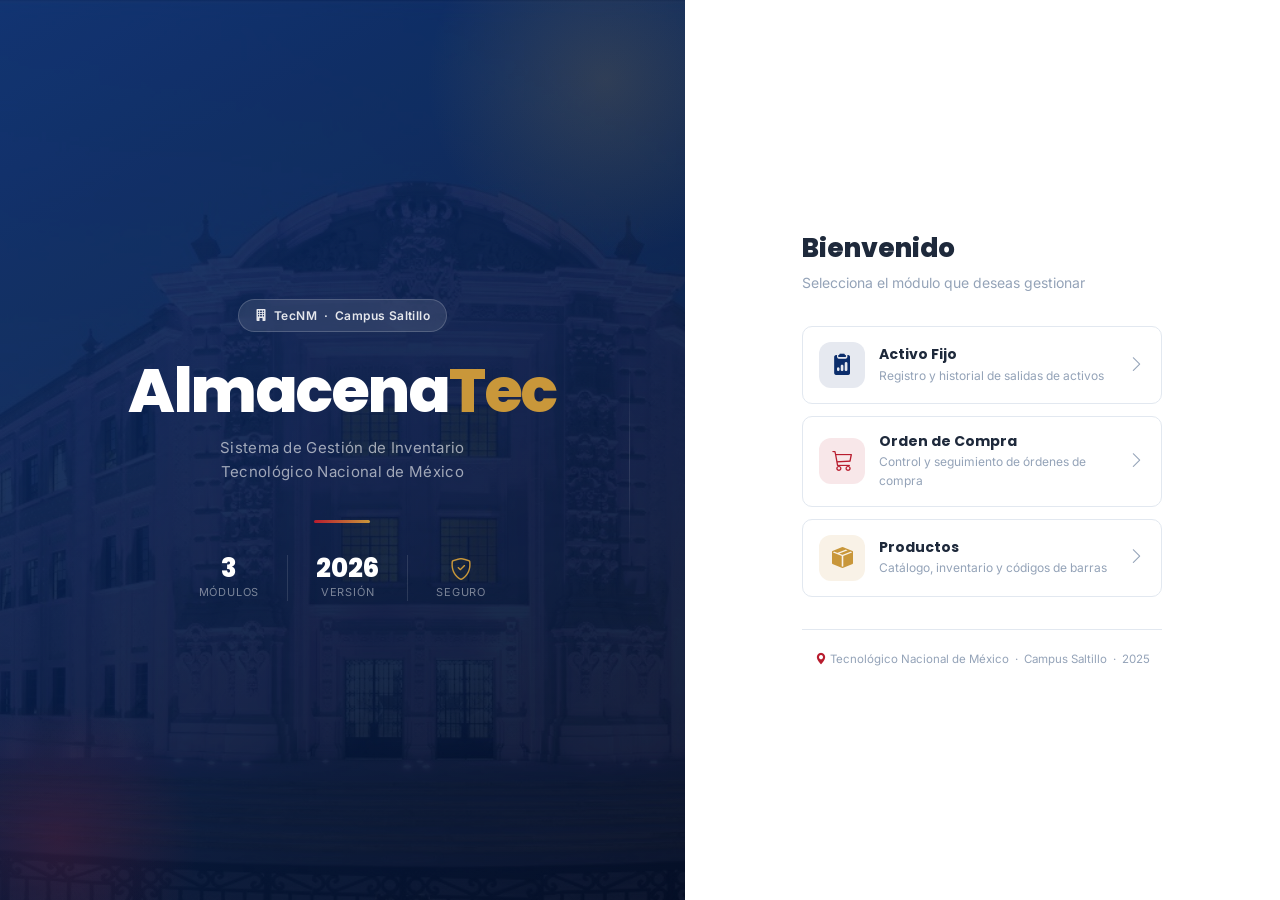
<file: home/index.html>
<!DOCTYPE html>
<html lang="es">
<head>
  <meta charset="UTF-8">
  <meta name="viewport" content="width=device-width, initial-scale=1.0">
  <title>AlmacenaTec — TecNM Campus Saltillo</title>
  <!-- Google Fonts -->
  <link rel="preconnect" href="https://fonts.googleapis.com">
  <link rel="preconnect" href="https://fonts.gstatic.com" crossorigin>
  <link href="https://fonts.googleapis.com/css2?family=Inter:wght@300;400;500;600&family=Poppins:wght@600;700;800&display=swap" rel="stylesheet">
  <!-- Bootstrap Icons -->
  <link rel="stylesheet" href="https://cdn.jsdelivr.net/npm/bootstrap-icons@1.11.3/font/bootstrap-icons.min.css">
  <!-- CSS -->
  <link rel="stylesheet" href="../css/style.css">
</head>
<body class="home-page">

  <div class="home-wrapper">

    <!-- ── Panel izquierdo: Hero institucional ── -->
    <div class="home-hero">
      <div class="home-hero-bg"></div>
      <div class="hero-deco-1"></div>
      <div class="hero-deco-2"></div>
      <div class="hero-deco-3"></div>

      <div class="hero-content">
        <div class="inst-pill">
          <i class="bi bi-building-fill"></i>
          TecNM &nbsp;·&nbsp; Campus Saltillo
        </div>

        <h1 class="hero-title">
          Almacena<span class="accent">Tec</span>
        </h1>

        <p class="hero-subtitle">
          Sistema de Gestión de Inventario<br>
          Tecnológico Nacional de México
        </p>

        <div class="hero-divider"></div>

        <div class="hero-stats">
          <div class="hero-stat">
            <div class="hero-stat-num">3</div>
            <div class="hero-stat-lbl">Módulos</div>
          </div>
          <div class="hero-stat" style="border-left: 1px solid rgba(255,255,255,.12); padding-left: 28px;">
            <div class="hero-stat-num">2026</div>
            <div class="hero-stat-lbl">Versión</div>
          </div>
          <div class="hero-stat" style="border-left: 1px solid rgba(255,255,255,.12); padding-left: 28px;">
            <div class="hero-stat-num"><i class="bi bi-shield-check" style="font-size:22px; color: var(--c-gold)"></i></div>
            <div class="hero-stat-lbl">Seguro</div>
          </div>
        </div>
      </div>
    </div>

    <!-- ── Panel derecho: Selección de módulos ── -->
    <div class="home-panel">
      <div class="home-panel-inner">

        <h2>Bienvenido</h2>
        <p class="home-panel-intro">Selecciona el módulo que deseas gestionar</p>

        <div class="module-cards">

          <a href="../activo_fijo/main_activF.html" class="module-card">
            <div class="module-icon blue">
              <i class="bi bi-clipboard2-data-fill"></i>
            </div>
            <div class="module-info">
              <h3>Activo Fijo</h3>
              <p>Registro y historial de salidas de activos</p>
            </div>
            <div class="module-arrow">
              <i class="bi bi-chevron-right"></i>
            </div>
          </a>

          <a href="../orden_compra/main_ordenC.html" class="module-card">
            <div class="module-icon red">
              <i class="bi bi-cart3"></i>
            </div>
            <div class="module-info">
              <h3>Orden de Compra</h3>
              <p>Control y seguimiento de órdenes de compra</p>
            </div>
            <div class="module-arrow">
              <i class="bi bi-chevron-right"></i>
            </div>
          </a>

          <a href="../productos/main_productos.html" class="module-card">
            <div class="module-icon gold">
              <i class="bi bi-box-seam-fill"></i>
            </div>
            <div class="module-info">
              <h3>Productos</h3>
              <p>Catálogo, inventario y códigos de barras</p>
            </div>
            <div class="module-arrow">
              <i class="bi bi-chevron-right"></i>
            </div>
          </a>

        </div>

        <div class="home-footer">
          <i class="bi bi-geo-alt-fill" style="color: var(--c-accent)"></i>
          Tecnológico Nacional de México &nbsp;·&nbsp; Campus Saltillo &nbsp;·&nbsp; 2025
        </div>

      </div>
    </div>

  </div>

</body>
</html>
</file>
<file: css/style.css>
/* ============================================================
   ALMACENATEC — Sistema de Gestión de Inventario
   TecNM Campus Saltillo · 2025
   ============================================================ */

/* --- Variables de diseño (tokens) --- */
:root {
  /* Paleta institucional TecNM */
  --c-primary:       #0B2D6B;   /* azul marino profundo */
  --c-primary-dk:    #071d46;   /* azul más oscuro */
  --c-primary-lt:    #1a4a9e;   /* azul medio */
  --c-accent:        #B81C2E;   /* rojo institucional */
  --c-accent-lt:     #e63040;
  --c-gold:          #c9973a;   /* dorado suave */

  /* Superficies */
  --c-bg:            #F0F4F9;
  --c-card:          #FFFFFF;
  --c-border:        #E2E8F0;
  --c-border-dark:   #CBD5E1;

  /* Texto */
  --c-text:          #1E293B;
  --c-text-md:       #475569;
  --c-text-muted:    #94A3B8;

  /* Estados */
  --c-success:       #16a34a;
  --c-warning:       #d97706;
  --c-danger:        var(--c-accent);
  --c-info:          var(--c-primary-lt);

  /* Layout */
  --sidebar-w:       256px;
  --topbar-h:        62px;

  /* Estilo */
  --radius-sm:       6px;
  --radius:          10px;
  --radius-lg:       16px;
  --radius-xl:       22px;
  --shadow:          0 1px 3px rgba(0,0,0,.07), 0 4px 14px rgba(0,0,0,.05);
  --shadow-md:       0 4px 16px rgba(0,0,0,.10);
  --shadow-lg:       0 8px 32px rgba(0,0,0,.14);

  /* Tipografía */
  --font-body:       'Inter', -apple-system, BlinkMacSystemFont, 'Segoe UI', sans-serif;
  --font-brand:      'Poppins', 'Segoe UI', sans-serif;
}

/* --- Reset base --- */
*, *::before, *::after {
  box-sizing: border-box;
  margin: 0;
  padding: 0;
}

body {
  font-family: var(--font-body);
  background: var(--c-bg);
  color: var(--c-text);
  font-size: 14px;
  line-height: 1.6;
  -webkit-font-smoothing: antialiased;
}

a { text-decoration: none; color: inherit; }

h1, h2, h3, h4, h5, h6 {
  font-family: var(--font-brand);
  font-weight: 700;
  line-height: 1.3;
  color: var(--c-text);
}

/* ============================================================
   APP LAYOUT — sidebar + main wrapper
   ============================================================ */
.app-layout {
  display: flex;
  min-height: 100vh;
}

/* ============================================================
   SIDEBAR
   ============================================================ */
.sidebar {
  width: var(--sidebar-w);
  background: linear-gradient(170deg, var(--c-primary) 0%, var(--c-primary-dk) 100%);
  display: flex;
  flex-direction: column;
  position: fixed;
  top: 0; left: 0;
  height: 100vh;
  z-index: 200;
  transition: transform .3s cubic-bezier(.4,0,.2,1), width .3s;
  box-shadow: 3px 0 16px rgba(7,29,70,.25);
  overflow: hidden;
}

.sidebar.collapsed {
  width: 0;
  transform: translateX(-100%);
}

/* Encabezado del sidebar */
.sidebar-header {
  padding: 20px 18px 16px;
  border-bottom: 1px solid rgba(255,255,255,.08);
  flex-shrink: 0;
}

.sidebar-logo {
  display: flex;
  align-items: center;
  gap: 10px;
  white-space: nowrap;
}

.logo-mark {
  width: 40px; height: 40px;
  border-radius: 11px;
  background: var(--c-accent);
  display: flex; align-items: center; justify-content: center;
  font-family: var(--font-brand);
  font-weight: 800; font-size: 14px; color: #fff;
  flex-shrink: 0;
  box-shadow: 0 3px 10px rgba(184,28,46,.45);
  letter-spacing: -.5px;
}

.logo-text { display: flex; flex-direction: column; }

.logo-name {
  font-family: var(--font-brand);
  font-weight: 700; font-size: 15px;
  color: #fff; letter-spacing: .2px;
}

.logo-sub {
  font-size: 10px; font-weight: 500;
  color: rgba(255,255,255,.45);
  letter-spacing: .8px;
  text-transform: uppercase;
}

/* Navegación */
.sidebar-nav {
  flex: 1;
  padding: 10px 8px;
  overflow-y: auto;
}

.sidebar-nav::-webkit-scrollbar { width: 4px; }
.sidebar-nav::-webkit-scrollbar-thumb {
  background: rgba(255,255,255,.15); border-radius: 2px;
}

.nav-section {
  font-size: 9.5px; font-weight: 700;
  color: rgba(255,255,255,.3);
  letter-spacing: 1.4px;
  text-transform: uppercase;
  padding: 14px 10px 5px;
  white-space: nowrap;
}

.sidebar-link {
  display: flex;
  align-items: center;
  gap: 10px;
  padding: 10px 12px;
  border-radius: var(--radius-sm);
  color: rgba(255,255,255,.68);
  font-size: 13.5px; font-weight: 500;
  transition: all .18s;
  margin-bottom: 2px;
  white-space: nowrap;
  cursor: pointer;
}

.sidebar-link i {
  font-size: 17px;
  flex-shrink: 0; width: 20px;
  text-align: center;
}

.sidebar-link:hover {
  background: rgba(255,255,255,.10);
  color: #fff;
}

.sidebar-link.active {
  background: rgba(255,255,255,.13);
  color: #fff; font-weight: 600;
  border-left: 3px solid var(--c-gold);
  padding-left: 9px;
}

.sidebar-link.active i { color: var(--c-gold); }

/* Pie del sidebar */
.sidebar-footer {
  padding: 14px 18px;
  border-top: 1px solid rgba(255,255,255,.07);
  font-size: 10.5px;
  color: rgba(255,255,255,.28);
  white-space: nowrap;
  flex-shrink: 0;
}

/* ============================================================
   MAIN WRAPPER
   ============================================================ */
.main-wrapper {
  flex: 1;
  margin-left: var(--sidebar-w);
  display: flex;
  flex-direction: column;
  min-height: 100vh;
  transition: margin-left .3s cubic-bezier(.4,0,.2,1);
}

.main-wrapper.sidebar-hidden {
  margin-left: 0;
}

/* Overlay para móvil */
.sidebar-overlay {
  display: none;
  position: fixed; inset: 0;
  background: rgba(0,0,0,.45);
  z-index: 199;
  backdrop-filter: blur(2px);
}

/* ============================================================
   TOPBAR
   ============================================================ */
.topbar {
  height: var(--topbar-h);
  background: var(--c-card);
  border-bottom: 1px solid var(--c-border);
  display: flex; align-items: center;
  padding: 0 24px; gap: 16px;
  position: sticky; top: 0; z-index: 100;
  box-shadow: 0 1px 6px rgba(0,0,0,.05);
}

.topbar-toggle {
  background: none; border: none;
  cursor: pointer;
  color: var(--c-text-md);
  padding: 6px; border-radius: var(--radius-sm);
  display: flex; align-items: center;
  transition: all .2s; flex-shrink: 0;
}

.topbar-toggle:hover {
  background: var(--c-bg); color: var(--c-text);
}

.topbar-info { flex: 1; min-width: 0; }

.topbar-info h1 {
  font-size: 17px; font-weight: 700;
  color: var(--c-text);
  font-family: var(--font-brand);
  white-space: nowrap; overflow: hidden; text-overflow: ellipsis;
}

.topbar-breadcrumb {
  font-size: 11.5px; color: var(--c-text-muted);
  margin-top: 1px;
}

.topbar-breadcrumb a {
  color: var(--c-primary-lt);
  transition: color .15s;
}
.topbar-breadcrumb a:hover { color: var(--c-primary); }

.topbar-badge {
  background: linear-gradient(135deg, var(--c-primary), var(--c-primary-lt));
  color: #fff;
  font-size: 11px; font-weight: 600;
  padding: 5px 13px; border-radius: 20px;
  letter-spacing: .3px; white-space: nowrap;
  flex-shrink: 0;
}

/* ============================================================
   CONTENT AREA
   ============================================================ */
.content {
  padding: 24px;
  flex: 1;
}

/* ============================================================
   PAGE HEADER
   ============================================================ */
.page-header {
  display: flex; align-items: center;
  justify-content: space-between;
  margin-bottom: 20px;
  flex-wrap: wrap; gap: 12px;
}

.page-header h2 {
  font-size: 19px; font-weight: 700;
  color: var(--c-text);
}

/* ============================================================
   CARD PANEL
   ============================================================ */
.card-panel {
  background: var(--c-card);
  border-radius: var(--radius-lg);
  box-shadow: var(--shadow);
  border: 1px solid var(--c-border);
  overflow: hidden;
}

.card-panel-header {
  padding: 16px 22px;
  border-bottom: 1px solid var(--c-border);
  display: flex; align-items: center;
  justify-content: space-between;
  flex-wrap: wrap; gap: 12px;
  background: #fafbfc;
}

.card-panel-header h3 {
  font-size: 14px; font-weight: 700;
  color: var(--c-text);
}

.card-panel-body { padding: 20px 22px; }

/* ============================================================
   TABLE
   ============================================================ */
.table-wrap { overflow-x: auto; }

/* Override Bootstrap table header */
.table thead,
.table thead tr {
  background: var(--c-primary) !important;
}

.table thead th {
  color: #fff !important;
  font-weight: 600 !important;
  font-size: 11.5px !important;
  text-transform: uppercase !important;
  letter-spacing: .5px !important;
  padding: 13px 14px !important;
  border: none !important;
  white-space: nowrap;
}

.table tbody td {
  padding: 11px 14px;
  vertical-align: middle;
  color: var(--c-text);
  border-color: var(--c-border) !important;
}

.table tbody tr { transition: background .12s; }
.table tbody tr:hover { background: #f5f8ff !important; }

/* ============================================================
   BUTTONS (custom — no conflicto con Bootstrap)
   ============================================================ */
.btn-primary-brand {
  background: var(--c-primary);
  color: #fff !important;
  border: none;
  padding: 9px 18px;
  border-radius: var(--radius-sm);
  font-size: 13.5px; font-weight: 600;
  font-family: var(--font-brand);
  cursor: pointer; display: inline-flex;
  align-items: center; gap: 6px;
  transition: all .2s; letter-spacing: .2px;
  text-decoration: none;
}
.btn-primary-brand:hover {
  background: var(--c-primary-dk);
  color: #fff;
  transform: translateY(-1px);
  box-shadow: 0 4px 14px rgba(11,45,107,.35);
}

.btn-accent-brand {
  background: var(--c-accent);
  color: #fff !important;
  border: none;
  padding: 9px 18px;
  border-radius: var(--radius-sm);
  font-size: 13.5px; font-weight: 600;
  font-family: var(--font-brand);
  cursor: pointer; display: inline-flex;
  align-items: center; gap: 6px;
  transition: all .2s;
  text-decoration: none;
}
.btn-accent-brand:hover {
  background: #9a1525; color: #fff;
}

.btn-outline-brand {
  background: transparent;
  color: var(--c-primary) !important;
  border: 1.5px solid var(--c-primary);
  padding: 8px 18px;
  border-radius: var(--radius-sm);
  font-size: 13.5px; font-weight: 600;
  font-family: var(--font-brand);
  cursor: pointer; display: inline-flex;
  align-items: center; gap: 6px;
  transition: all .2s;
  text-decoration: none;
}
.btn-outline-brand:hover {
  background: var(--c-primary); color: #fff !important;
}

/* Botones pequeños para tablas */
.btn-tbl-view {
  background: rgba(11,45,107,.08);
  color: var(--c-primary) !important;
  border: none; padding: 4px 10px;
  border-radius: 5px; font-size: 12px; font-weight: 600;
  cursor: pointer; display: inline-flex; align-items: center; gap: 4px;
  transition: all .18s; white-space: nowrap;
}
.btn-tbl-view:hover { background: var(--c-primary); color: #fff !important; }

.btn-tbl-danger {
  background: rgba(184,28,46,.08);
  color: var(--c-accent) !important;
  border: none; padding: 4px 10px;
  border-radius: 5px; font-size: 12px; font-weight: 600;
  cursor: pointer; display: inline-flex; align-items: center; gap: 4px;
  transition: all .18s; white-space: nowrap;
}
.btn-tbl-danger:hover { background: var(--c-accent); color: #fff !important; }

.btn-tbl-neutral {
  background: rgba(100,116,139,.1);
  color: var(--c-text-md) !important;
  border: none; padding: 4px 10px;
  border-radius: 5px; font-size: 12px; font-weight: 600;
  cursor: pointer; display: inline-flex; align-items: center; gap: 4px;
  transition: all .18s; white-space: nowrap;
}
.btn-tbl-neutral:hover { background: var(--c-text-md); color: #fff !important; }

.btn-tbl-success {
  background: rgba(22,163,74,.08);
  color: var(--c-success) !important;
  border: none; padding: 4px 10px;
  border-radius: 5px; font-size: 12px; font-weight: 600;
  cursor: pointer; display: inline-flex; align-items: center; gap: 4px;
  transition: all .18s; white-space: nowrap;
}
.btn-tbl-success:hover { background: var(--c-success); color: #fff !important; }

/* ============================================================
   SEARCH / FILTER BAR
   ============================================================ */
.search-wrap {
  position: relative; display: inline-flex; align-items: center;
}
.search-wrap i {
  position: absolute; left: 10px;
  color: var(--c-text-muted); font-size: 15px;
  pointer-events: none;
}
.search-wrap .form-control { padding-left: 34px; }

/* ============================================================
   FORM CONTROLS (override Bootstrap)
   ============================================================ */
.form-control, .form-select {
  border: 1.5px solid var(--c-border) !important;
  border-radius: var(--radius-sm) !important;
  padding: 8px 12px !important;
  font-size: 13.5px !important;
  font-family: var(--font-body) !important;
  color: var(--c-text) !important;
  background: #fff !important;
  transition: border-color .2s, box-shadow .2s !important;
  width: 100%; box-sizing: border-box;
}

.form-control:focus, .form-select:focus {
  border-color: var(--c-primary-lt) !important;
  box-shadow: 0 0 0 3px rgba(26,74,158,.12) !important;
  outline: none !important;
}

/* ============================================================
   BADGES
   ============================================================ */
.badge-active {
  display: inline-flex; align-items: center; gap: 4px;
  background: rgba(22,163,74,.12); color: #15803d;
  padding: 3px 9px; border-radius: 20px;
  font-size: 11.5px; font-weight: 600;
}
.badge-inactive {
  display: inline-flex; align-items: center; gap: 4px;
  background: rgba(184,28,46,.1); color: var(--c-accent);
  padding: 3px 9px; border-radius: 20px;
  font-size: 11.5px; font-weight: 600;
}
.badge-pending {
  background: rgba(217,119,6,.12); color: #b45309;
  padding: 3px 9px; border-radius: 20px;
  font-size: 11.5px; font-weight: 600;
  display: inline-block;
}
.badge-received {
  background: rgba(22,163,74,.12); color: #15803d;
  padding: 3px 9px; border-radius: 20px;
  font-size: 11.5px; font-weight: 600;
  display: inline-block;
}

/* ============================================================
   MODAL (override Bootstrap)
   ============================================================ */
.modal-content {
  border-radius: var(--radius-lg) !important;
  border: none !important;
  box-shadow: var(--shadow-lg) !important;
}

.modal-header {
  background: var(--c-primary) !important;
  color: #fff !important;
  border-radius: var(--radius-lg) var(--radius-lg) 0 0 !important;
  padding: 16px 22px !important;
  border-bottom: none !important;
}

.modal-title {
  font-family: var(--font-brand) !important;
  font-size: 15px !important; font-weight: 700 !important;
  color: #fff !important;
}

.modal-header .btn-close { filter: invert(1) !important; }

.modal-footer {
  border-top: 1px solid var(--c-border) !important;
  padding: 14px 22px !important;
}

/* ============================================================
   SWITCH / TOGGLE
   ============================================================ */
.switch {
  position: relative; display: inline-block;
  width: 44px; height: 22px;
}
.switch input { opacity: 0; width: 0; height: 0; }

.slider {
  position: absolute; cursor: pointer; inset: 0;
  background-color: #CBD5E1;
  transition: .3s; border-radius: 22px;
}
.slider:before {
  position: absolute; content: "";
  height: 16px; width: 16px;
  left: 3px; bottom: 3px;
  background-color: #fff;
  transition: .3s; border-radius: 50%;
  box-shadow: 0 1px 4px rgba(0,0,0,.2);
}
input:checked + .slider { background-color: var(--c-primary-lt); }
input:checked + .slider:before { transform: translateX(22px); }

/* ============================================================
   ERROR DISPLAY
   ============================================================ */
.error {
  border: 2px solid var(--c-accent) !important;
  background-color: rgba(184,28,46,.05) !important;
}

/* ============================================================
   HOME PAGE — split layout
   ============================================================ */
body.home-page {
  background: var(--c-primary-dk);
}

.home-wrapper {
  min-height: 100vh;
  display: grid;
  grid-template-columns: 1.15fr 1fr;
}

/* Panel izquierdo: hero */
.home-hero {
  position: relative;
  overflow: hidden;
  background: linear-gradient(150deg, var(--c-primary) 0%, var(--c-primary-dk) 55%, #040f28 100%);
  display: flex; align-items: center; justify-content: center;
  padding: 56px 48px;
}

.home-hero-bg {
  position: absolute; inset: 0;
  background-image: url('../media/its_fondo.jpg_large');
  background-size: cover; background-position: center;
  opacity: .08;
}

/* Decoraciones geométricas */
.hero-deco-1 {
  position: absolute; top: -100px; right: -100px;
  width: 360px; height: 360px; border-radius: 50%;
  background: radial-gradient(circle, rgba(201,151,58,.18) 0%, transparent 70%);
}
.hero-deco-2 {
  position: absolute; bottom: -80px; left: -80px;
  width: 280px; height: 280px; border-radius: 50%;
  background: radial-gradient(circle, rgba(184,28,46,.2) 0%, transparent 70%);
}
.hero-deco-3 {
  position: absolute; top: 40%; right: 8%;
  width: 1px; height: 200px;
  background: linear-gradient(to bottom, transparent, rgba(255,255,255,.12), transparent);
}

.hero-content {
  position: relative; z-index: 1;
  text-align: center; color: #fff;
  max-width: 480px;
}

.inst-pill {
  display: inline-flex; align-items: center; gap: 7px;
  background: rgba(255,255,255,.10);
  border: 1px solid rgba(255,255,255,.18);
  backdrop-filter: blur(10px);
  border-radius: 30px; padding: 6px 16px;
  font-size: 12px; font-weight: 600;
  color: rgba(255,255,255,.88);
  letter-spacing: .4px; margin-bottom: 28px;
}

.hero-title {
  font-family: var(--font-brand);
  font-size: 62px; font-weight: 800;
  color: #fff; letter-spacing: -1.5px;
  line-height: 1; margin-bottom: 14px;
}

.hero-title .accent { color: var(--c-gold); }

.hero-subtitle {
  font-size: 15px; color: rgba(255,255,255,.6);
  font-weight: 400; letter-spacing: .3px;
  margin-bottom: 36px; line-height: 1.6;
}

.hero-divider {
  width: 56px; height: 3px;
  background: linear-gradient(90deg, var(--c-accent), var(--c-gold));
  border-radius: 2px; margin: 0 auto 32px;
}

.hero-stats {
  display: flex; justify-content: center; gap: 28px;
}

.hero-stat {
  text-align: center;
}
.hero-stat-num {
  font-family: var(--font-brand);
  font-size: 26px; font-weight: 800; color: #fff;
  line-height: 1;
}
.hero-stat-lbl {
  font-size: 11px; color: rgba(255,255,255,.45);
  text-transform: uppercase; letter-spacing: .8px; margin-top: 3px;
}

/* Panel derecho: selección de módulos */
.home-panel {
  display: flex; align-items: center; justify-content: center;
  padding: 56px 48px;
  background: var(--c-card);
}

.home-panel-inner { width: 100%; max-width: 360px; }

.home-panel-inner h2 {
  font-size: 26px; font-weight: 800; margin-bottom: 6px;
}
.home-panel-intro {
  font-size: 14px; color: var(--c-text-muted); margin-bottom: 32px;
}

.module-cards { display: flex; flex-direction: column; gap: 12px; }

.module-card {
  display: flex; align-items: center; gap: 14px;
  padding: 15px 16px;
  border: 1.5px solid var(--c-border);
  border-radius: var(--radius);
  color: var(--c-text); background: #fff;
  text-decoration: none;
  transition: all .2s cubic-bezier(.4,0,.2,1);
  cursor: pointer;
}

.module-card:hover {
  border-color: var(--c-primary-lt);
  background: #f5f8ff;
  transform: translateX(5px);
  box-shadow: var(--shadow);
  color: var(--c-text);
}

.module-icon {
  width: 46px; height: 46px; border-radius: 12px;
  display: flex; align-items: center; justify-content: center;
  font-size: 21px; flex-shrink: 0;
}
.module-icon.blue { background: rgba(11,45,107,.1); color: var(--c-primary); }
.module-icon.red  { background: rgba(184,28,46,.1);  color: var(--c-accent);  }
.module-icon.gold { background: rgba(201,151,58,.12); color: var(--c-gold);   }

.module-info { flex: 1; }
.module-info h3 { font-size: 14px; font-weight: 700; margin-bottom: 2px; }
.module-info p  { font-size: 12px; color: var(--c-text-muted); }

.module-arrow {
  color: var(--c-text-muted); font-size: 17px;
  transition: transform .2s, color .2s; flex-shrink: 0;
}
.module-card:hover .module-arrow { color: var(--c-primary); transform: translateX(3px); }

.home-footer {
  margin-top: 32px; padding-top: 20px;
  border-top: 1px solid var(--c-border);
  text-align: center;
  font-size: 11.5px; color: var(--c-text-muted);
}

/* ============================================================
   FORM SECTIONS (captura PHP pages — sin cambios funcionales)
   ============================================================ */
.form-section, .form-container {
  background: var(--c-card);
  padding: 28px 30px;
  border-radius: var(--radius-lg);
  box-shadow: var(--shadow);
  max-width: 900px;
  margin: 20px auto;
}

.form-label, label { font-weight: 500; font-size: 13.5px; color: var(--c-text-md); }

.select-rojo, .select-small {
  background-color: var(--c-primary);
  color: #fff; border: none;
  border-radius: var(--radius-sm);
  padding: 4px 8px; font-size: .9rem;
}

.date-selects { display: flex; gap: .5rem; align-items: center; }
.date-selects .form-select { flex: 1 1 0; min-width: 0; }

@media(min-width: 768px) {
  .date-selects { justify-content: flex-end; }
  .date-selects .select-small { flex: 0 0 78px; font-size: 1rem; }
}

.btn-row { text-align: center; margin-top: 20px; }

/* ============================================================
   RESPONSIVE
   ============================================================ */
@media (max-width: 1100px) {
  .sidebar {
    transform: translateX(-100%);
  }
  .sidebar.open {
    transform: translateX(0);
  }
  .sidebar-overlay.visible {
    display: block;
  }
  .main-wrapper {
    margin-left: 0 !important;
  }
}

@media (max-width: 768px) {
  .home-wrapper { grid-template-columns: 1fr; }
  .home-hero { min-height: 260px; padding: 36px 24px; }
  .hero-title { font-size: 44px; }
  .hero-stats { gap: 16px; }
  .home-panel { padding: 32px 24px; }
  .home-panel-inner { max-width: 100%; }
  .topbar { padding: 0 14px; }
  .content { padding: 14px; }
  .card-panel-header { padding: 12px 16px; }
  .page-header { gap: 8px; }
  .topbar-badge { display: none; }
}

@media (max-width: 480px) {
  .hero-title { font-size: 36px; }
  .home-hero { min-height: 200px; }
}

/* ============================================================
   ESTILOS UNIFICADOS PARA TABLAS - PALETA LOGIN
   ============================================================ */

/* ── Títulos de tablas ── */
.tabla-titulo {
    font-family: 'Poppins', sans-serif;
    font-size: 20px;
    font-weight: 700;
    color: #0B2D6B;
    margin-bottom: 16px;
    display: flex;
    align-items: center;
    gap: 10px;
    padding-bottom: 10px;
    border-bottom: 3px solid #c9973a;
}

.tabla-titulo i {
    color: #c9973a;
    font-size: 24px;
}

.tabla-titulo small {
    font-size: 13px;
    font-weight: 400;
    color: #475569;
    margin-left: 8px;
}

/* ── Tabla principal ── */
.table-almacenatec {
    width: 100%;
    border-collapse: collapse;
    font-size: 14px;
    background: #FFFFFF;
    border-radius: 10px;
    overflow: hidden;
    box-shadow: 0 1px 3px rgba(0,0,0,.07), 0 4px 14px rgba(0,0,0,.05);
}

.table-almacenatec thead {
    background: #0B2D6B;
    color: #FFFFFF;
}

.table-almacenatec thead th {
    padding: 12px 16px;
    text-align: left;
    font-weight: 600;
    font-size: 12px;
    text-transform: uppercase;
    letter-spacing: 0.5px;
    border-bottom: 3px solid #c9973a;
    white-space: nowrap;
}

.table-almacenatec thead th i {
    margin-right: 6px;
    color: #c9973a;
}

.table-almacenatec tbody td {
    padding: 10px 16px;
    border-bottom: 1px solid #E2E8F0;
    color: #1E293B;
    vertical-align: middle;
}

.table-almacenatec tbody tr:hover {
    background: #F0F4F9;
}

.table-almacenatec tbody tr:last-child td {
    border-bottom: none;
}

/* ── Badges de estatus ── */
.badge-almacenatec {
    display: inline-block;
    padding: 4px 12px;
    border-radius: 20px;
    font-size: 11px;
    font-weight: 600;
    text-transform: uppercase;
    letter-spacing: 0.3px;
}

.badge-almacenatec.activo {
    background: #d1fae5;
    color: #059669;
}

.badge-almacenatec.inactivo {
    background: #fee2e2;
    color: #dc2626;
}

.badge-almacenatec.pendiente {
    background: #fef3c7;
    color: #d97706;
}

.badge-almacenatec.entregado {
    background: #d1fae5;
    color: #059669;
}

.badge-almacenatec.pagado {
    background: #dbeafe;
    color: #0B2D6B;
}

.badge-almacenatec.autorizada {
    background: #dbeafe;
    color: #0B2D6B;
}

.badge-almacenatec.cancelada {
    background: #fee2e2;
    color: #dc2626;
}

.badge-almacenatec.aprobada {
    background: #dbeafe;
    color: #0B2D6B;
}

.badge-almacenatec.rechazada {
    background: #fee2e2;
    color: #dc2626;
}

.badge-almacenatec.orden_generada {
    background: #d1fae5;
    color: #059669;
}

/* ── Botones de acción en tablas ── */
.btn-almacenatec {
    display: inline-flex;
    align-items: center;
    gap: 4px;
    padding: 4px 10px;
    border-radius: 6px;
    font-size: 12px;
    font-weight: 600;
    border: none;
    cursor: pointer;
    transition: all 0.2s;
    text-decoration: none;
}

.btn-almacenatec.ver {
    background: rgba(11,45,107,.08);
    color: #0B2D6B;
}

.btn-almacenatec.ver:hover {
    background: #0B2D6B;
    color: #FFFFFF;
}

.btn-almacenatec.editar {
    background: rgba(11,45,107,.08);
    color: #0B2D6B;
}

.btn-almacenatec.editar:hover {
    background: #0B2D6B;
    color: #FFFFFF;
}

.btn-almacenatec.eliminar {
    background: rgba(184,28,46,.08);
    color: #B81C2E;
}

.btn-almacenatec.eliminar:hover {
    background: #B81C2E;
    color: #FFFFFF;
}

.btn-almacenatec.success {
    background: rgba(5,150,105,.08);
    color: #059669;
}

.btn-almacenatec.success:hover {
    background: #059669;
    color: #FFFFFF;
}

.btn-almacenatec.warning {
    background: rgba(217,119,6,.08);
    color: #d97706;
}

.btn-almacenatec.warning:hover {
    background: #d97706;
    color: #FFFFFF;
}

.btn-almacenatec.info {
    background: rgba(11,45,107,.08);
    color: #0B2D6B;
}

.btn-almacenatec.info:hover {
    background: #0B2D6B;
    color: #FFFFFF;
}

/* ── Contenedor de tabla con scroll ── */
.table-responsive-almacenatec {
    overflow-x: auto;
    border-radius: 10px;
}

/* ── Filtros ── */
.filtros-almacenatec {
    display: flex;
    gap: 12px;
    flex-wrap: wrap;
    align-items: center;
    padding: 12px 16px;
    background: #F0F4F9;
    border-radius: 8px;
    margin-bottom: 16px;
}

.filtros-almacenatec .btn-filtro {
    padding: 5px 16px;
    border-radius: 20px;
    border: 1.5px solid #E2E8F0;
    background: #FFFFFF;
    font-size: 12px;
    font-weight: 600;
    cursor: pointer;
    transition: all 0.2s;
    color: #475569;
}

.filtros-almacenatec .btn-filtro:hover {
    border-color: #0B2D6B;
    color: #0B2D6B;
}

.filtros-almacenatec .btn-filtro.active {
    background: #0B2D6B;
    color: #FFFFFF;
    border-color: #0B2D6B;
}

/* ── Búsqueda ── */
.search-almacenatec {
    position: relative;
    display: inline-flex;
    align-items: center;
}

.search-almacenatec i {
    position: absolute;
    left: 12px;
    color: #94A3B8;
}

.search-almacenatec input {
    padding: 8px 12px 8px 36px;
    border: 1.5px solid #E2E8F0;
    border-radius: 8px;
    font-size: 13px;
    font-family: 'Inter', sans-serif;
    background: #FFFFFF;
    color: #1E293B;
    transition: border-color 0.2s;
    min-width: 200px;
}

.search-almacenatec input:focus {
    outline: none;
    border-color: #0B2D6B;
    box-shadow: 0 0 0 3px rgba(11,45,107,.1);
}

/* ── Título de sección en tarjetas ── */
.card-header-almacenatec {
    display: flex;
    justify-content: space-between;
    align-items: center;
    padding: 16px 20px;
    background: #FFFFFF;
    border-bottom: 1px solid #E2E8F0;
    flex-wrap: wrap;
    gap: 12px;
}

.card-header-almacenatec h3 {
    font-family: 'Poppins', sans-serif;
    font-size: 15px;
    font-weight: 700;
    color: #0B2D6B;
    margin: 0;
}

.card-header-almacenatec h3 i {
    color: #c9973a;
    margin-right: 8px;
}

/* ── Responsive ── */
@media (max-width: 768px) {
    .table-almacenatec thead th {
        font-size: 10px;
        padding: 8px 10px;
    }
    .table-almacenatec tbody td {
        font-size: 12px;
        padding: 8px 10px;
    }
    .table-almacenatec thead th i {
        display: none;
    }
    .search-almacenatec input {
        min-width: 140px;
    }
}
</file>
